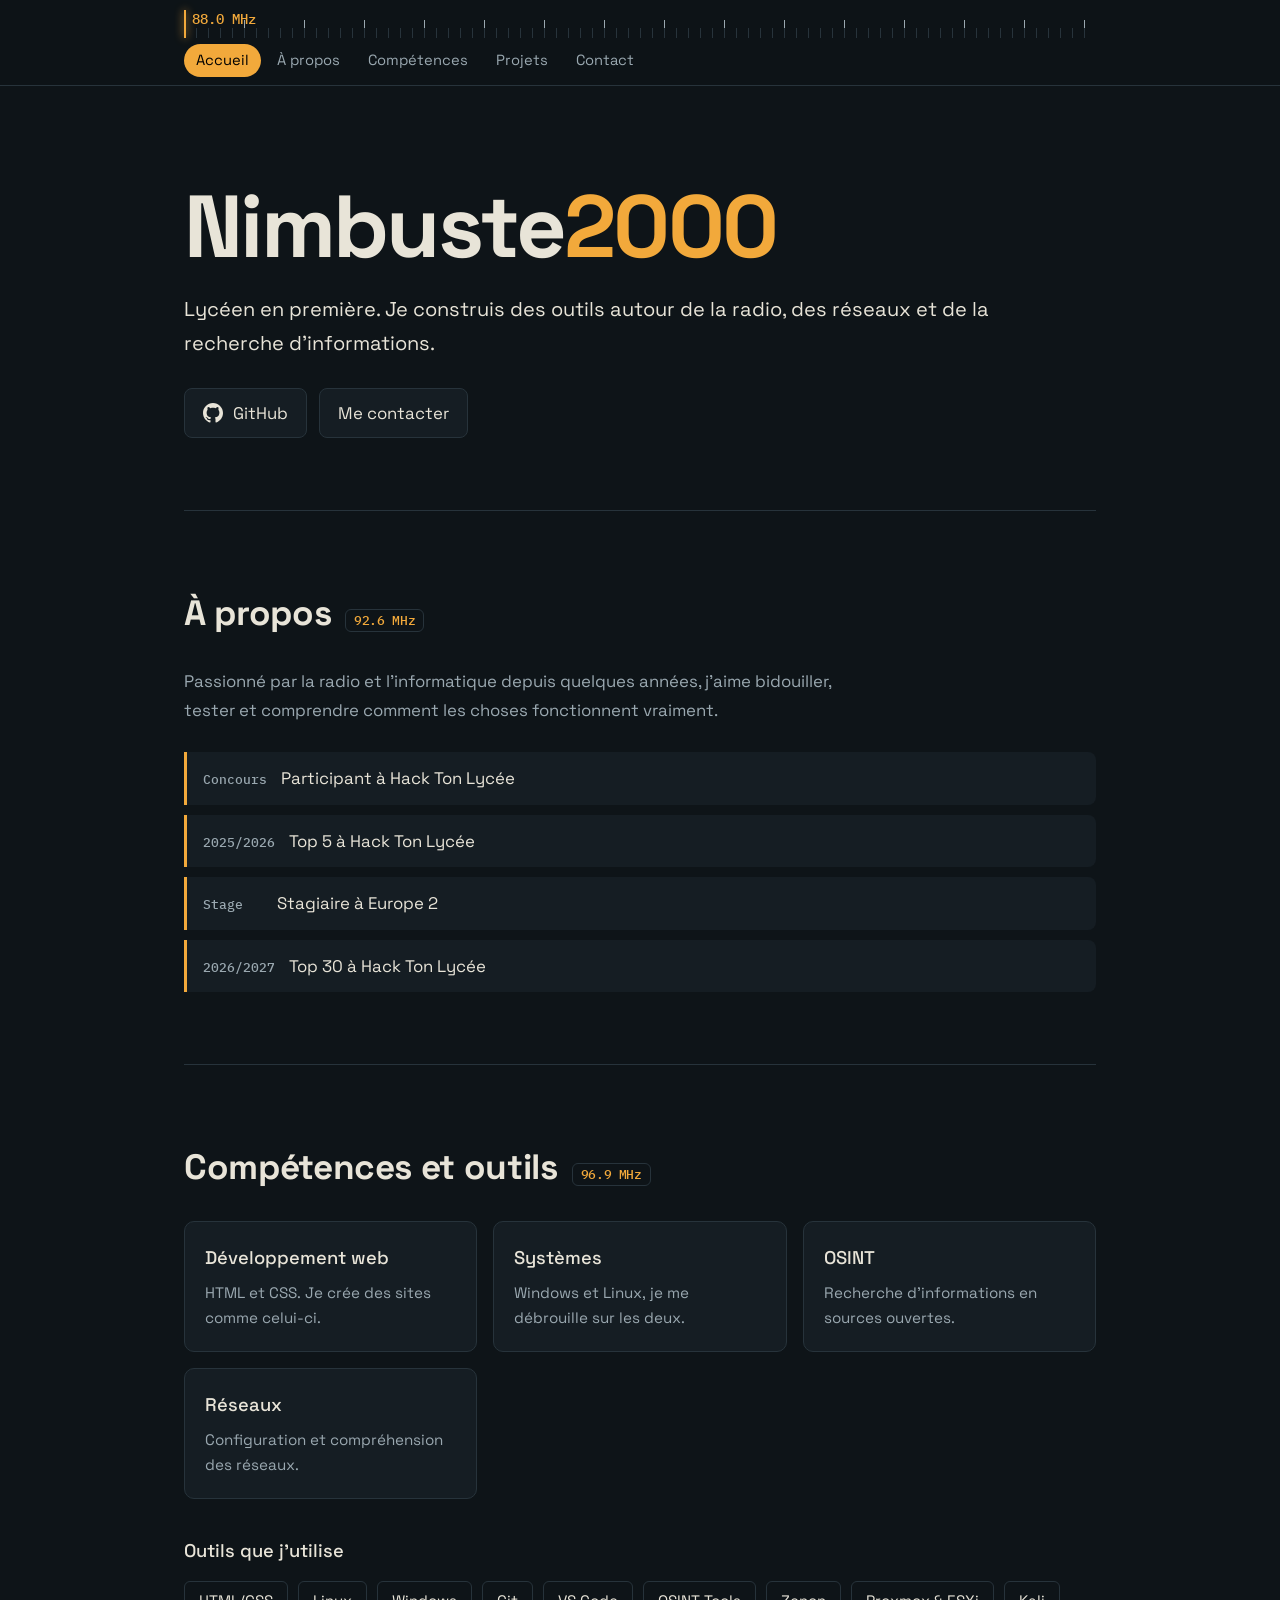
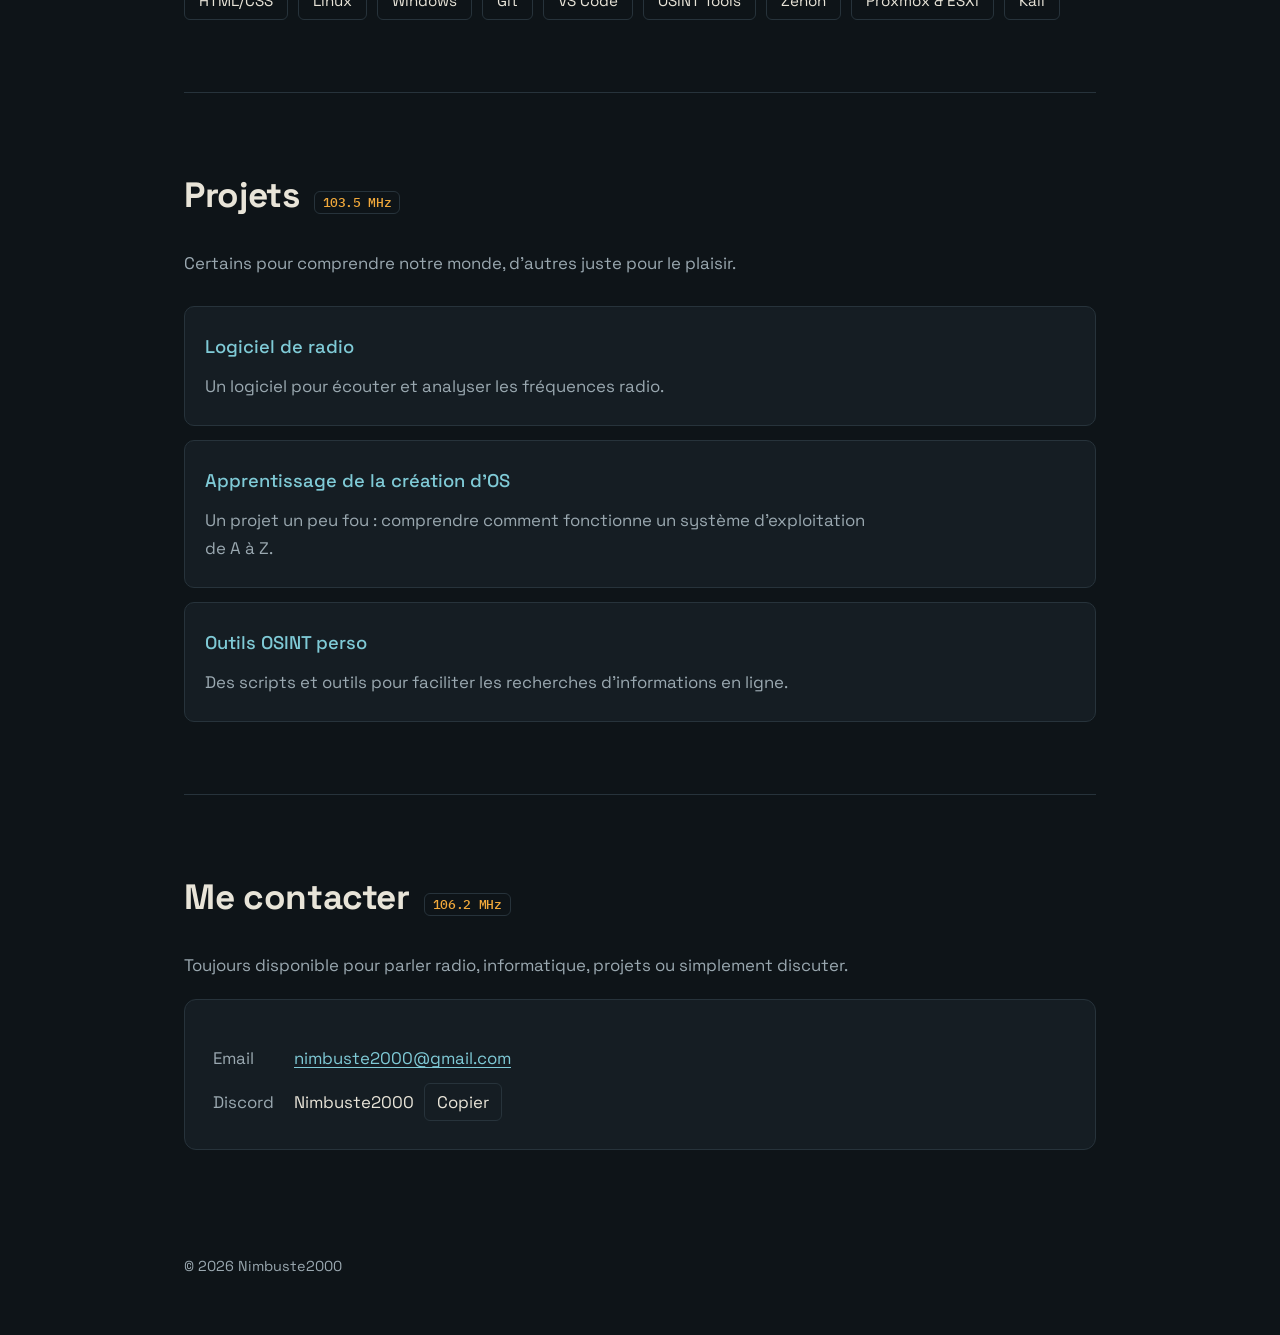
<file: index.html>
<!DOCTYPE html>
<html lang="fr">
<head>
<meta charset="UTF-8">
<meta name="viewport" content="width=device-width, initial-scale=1">
<title>Nimbuste2000 – radio, informatique et OSINT</title>
<meta name="description" content="Lycéen passionné de radio et d’informatique. Logiciel d’analyse de fréquences, OSINT, systèmes et réseaux.">
<meta name="theme-color" content="#0e1418">
<meta property="og:title" content="Nimbuste2000">
<meta property="og:description" content="Radio, informatique, OSINT : mes projets et mes outils.">
<meta property="og:type" content="website">
<link rel="preconnect" href="https://fonts.googleapis.com">
<link rel="preconnect" href="https://fonts.gstatic.com" crossorigin>
<link href="https://fonts.googleapis.com/css2?family=Space+Grotesk:wght@400;500;700&family=IBM+Plex+Mono:wght@500&display=swap" rel="stylesheet">
<style>
:root{
  --bg:#0e1418; --panel:#151d23; --line:#27333b;
  --text:#e8e4d8; --muted:#9aa8b0;
  --amber:#f2a93b; --signal:#7fcad6;
  --sans:'Space Grotesk',system-ui,-apple-system,'Segoe UI',Arial,sans-serif;
  --mono:'IBM Plex Mono',ui-monospace,Menlo,Consolas,monospace;
}
*{margin:0;padding:0;box-sizing:border-box}
html{scroll-behavior:smooth;scroll-padding-top:96px}
body{font-family:var(--sans);background:var(--bg);color:var(--text);line-height:1.7;font-size:1.05rem}
a{color:var(--signal);text-underline-offset:3px}
a:hover{color:var(--amber)}
:focus-visible{outline:2px solid var(--amber);outline-offset:3px;border-radius:4px}
.skip{position:absolute;left:-999px;top:8px;background:var(--amber);color:#000;padding:8px 14px;border-radius:6px;z-index:30}
.skip:focus{left:8px}

.tuner{position:sticky;top:0;z-index:20;background:rgba(14,20,24,.92);backdrop-filter:blur(8px);border-bottom:1px solid var(--line)}
.tuner-in{max-width:960px;margin:0 auto;padding:10px 24px 0}
.dial{position:relative;height:28px;
  background:repeating-linear-gradient(90deg,var(--line) 0 1px,transparent 1px 12px) bottom/100% 10px no-repeat,
             repeating-linear-gradient(90deg,var(--muted) 0 1px,transparent 1px 60px) bottom/100% 18px no-repeat}
.needle{position:absolute;bottom:0;left:0;width:2px;height:28px;background:var(--amber);box-shadow:0 0 8px var(--amber);transition:left .6s cubic-bezier(.3,.8,.3,1)}
.freq{position:absolute;top:0;left:0;font:500 .85rem var(--mono);color:var(--amber);transform:translateX(8px);transition:left .6s cubic-bezier(.3,.8,.3,1);white-space:nowrap}
.tuner nav{display:flex;gap:4px;overflow-x:auto;padding:6px 0 8px}
.tuner nav a{color:var(--muted);text-decoration:none;padding:4px 12px;border-radius:999px;font-size:.92rem;white-space:nowrap}
.tuner nav a:hover{color:var(--text)}
.tuner nav a[aria-current="true"]{color:#000;background:var(--amber)}

main{max-width:960px;margin:0 auto;padding:0 24px}
section{padding:72px 0;border-bottom:1px solid var(--line)}
section:last-of-type{border-bottom:0}
h1{font-size:clamp(2.6rem,9vw,5.5rem);line-height:1.02;font-weight:700;letter-spacing:-.03em}
h2{font-size:clamp(1.6rem,4vw,2.2rem);font-weight:700;letter-spacing:-.01em;margin-bottom:24px}
h3{font-size:1.15rem;font-weight:500;margin-bottom:6px}
p{color:var(--muted);max-width:62ch}
.lead{font-size:1.25rem;color:var(--text);margin:20px 0 28px}

.hero{padding:96px 0 72px}
.hero h1 span{color:var(--amber)}
.links{display:flex;gap:12px;flex-wrap:wrap}
.btn{display:inline-flex;align-items:center;gap:10px;padding:10px 18px;border:1px solid var(--line);border-radius:8px;color:var(--text);text-decoration:none;background:var(--panel);transition:border-color .2s,transform .2s}
.btn:hover{border-color:var(--amber);color:var(--text);transform:translateY(-2px)}
.btn svg{width:20px;height:20px;fill:currentColor}

.facts{list-style:none;margin-top:28px;display:grid;gap:10px}
.facts li{display:flex;gap:14px;align-items:baseline;padding:12px 16px;background:var(--panel);border-left:3px solid var(--amber);border-radius:0 8px 8px 0;color:var(--text)}
.facts small{font:500 .8rem var(--mono);color:var(--muted);min-width:7.5ch}

.grid{display:grid;grid-template-columns:repeat(auto-fit,minmax(220px,1fr));gap:16px}
.cell{padding:20px;border:1px solid var(--line);border-radius:10px;background:var(--panel)}
.cell p{font-size:.95rem}

.tags{display:flex;flex-wrap:wrap;gap:10px;list-style:none}
.tags li{padding:6px 14px;border:1px solid var(--line);border-radius:6px;color:var(--text);font-size:.95rem}

.projects{list-style:none;display:grid;gap:0}
.projects li{padding:22px 0;border-top:1px solid var(--line)}
.projects li:last-child{border-bottom:1px solid var(--line)}
.projects h3{color:var(--signal)}

.contact dl{display:grid;grid-template-columns:auto 1fr;gap:10px 20px;margin:16px 0 24px;align-items:center}
.contact dt{color:var(--muted)}
.copy{font:inherit;cursor:pointer;background:var(--panel);color:var(--text);border:1px solid var(--line);border-radius:6px;padding:4px 12px;margin-left:10px}
.copy:hover{border-color:var(--amber)}
footer{max-width:960px;margin:0 auto;padding:32px 24px 56px;color:var(--muted);font-size:.9rem}

h2{display:flex;align-items:baseline;gap:14px;flex-wrap:wrap}
h2 .st{font:500 .8rem var(--mono);color:var(--amber);border:1px solid var(--line);border-radius:6px;padding:2px 8px}
.cell,.facts li,.tags li,.btn{transition:border-color .2s,background .2s,transform .2s}
.cell:hover{border-color:var(--amber);transform:translateY(-3px)}
.tags li:hover{border-color:var(--signal);background:var(--panel)}
.projects li{display:grid;grid-template-columns:1fr;gap:4px;padding:24px 20px;border:1px solid var(--line);border-radius:10px;background:var(--panel);margin-bottom:14px}
.projects li:last-child{border-bottom:1px solid var(--line);margin-bottom:0}
.projects li:hover{border-color:var(--signal)}
.contact .card{padding:28px;border:1px solid var(--line);border-radius:12px;background:var(--panel)}
.contact dl{margin-bottom:0}
.toast{position:fixed;bottom:20px;left:50%;transform:translate(-50%,20px);background:var(--amber);color:#000;padding:8px 16px;border-radius:8px;font-weight:500;opacity:0;pointer-events:none;transition:.25s;z-index:40}
.toast.on{opacity:1;transform:translate(-50%,0)}

.hero h1,.hero .lead,.hero .links{animation:in .7s ease both}
.hero .lead{animation-delay:.12s}
.hero .links{animation-delay:.24s}
@keyframes in{from{opacity:0;transform:translateY(14px)}}

@media (max-width:560px){
  section{padding:52px 0}
  .hero{padding:56px 0 48px}
}
@media (prefers-reduced-motion:reduce){
  *{animation:none!important;transition:none!important;scroll-behavior:auto!important}
}
</style>
</head>
<body>
<a class="skip" href="#contenu">Aller au contenu</a>

<header class="tuner">
  <div class="tuner-in">
    <div class="dial" aria-hidden="true">
      <span class="freq" id="freq">88.0 MHz</span>
      <span class="needle" id="needle"></span>
    </div>
    <nav aria-label="Sections">
      <a href="#accueil" data-f="88.0">Accueil</a>
      <a href="#apropos" data-f="92.6">À propos</a>
      <a href="#competences" data-f="96.9">Compétences</a>
      <a href="#projets" data-f="103.5">Projets</a>
      <a href="#contact" data-f="106.2">Contact</a>
    </nav>
  </div>
</header>

<main id="contenu">
  <section id="accueil" class="hero">
    <h1>Nimbuste<span>2000</span></h1>
    <p class="lead">Lycéen en première. Je construis des outils autour de la radio, des réseaux et de la recherche d’informations.</p>
    <div class="links">
      <a class="btn" href="https://github.com/nimbuste2000" target="_blank" rel="noopener noreferrer">
        <svg viewBox="0 0 24 24" aria-hidden="true"><path d="M12 0c-6.626 0-12 5.373-12 12 0 5.302 3.438 9.8 8.207 11.387.599.111.793-.261.793-.577v-2.234c-3.338.726-4.033-1.416-4.033-1.416-.546-1.387-1.333-1.756-1.333-1.756-1.089-.745.083-.729.083-.729 1.205.084 1.839 1.237 1.839 1.237 1.07 1.834 2.807 1.304 3.492.997.107-.775.418-1.305.762-1.604-2.665-.305-5.467-1.334-5.467-5.931 0-1.311.469-2.381 1.236-3.221-.124-.303-.535-1.524.117-3.176 0 0 1.008-.322 3.301 1.23.957-.266 1.983-.399 3.003-.404 1.02.005 2.047.138 3.006.404 2.291-1.552 3.297-1.23 3.297-1.23.653 1.653.242 2.874.118 3.176.77.84 1.235 1.911 1.235 3.221 0 4.609-2.807 5.624-5.479 5.921.43.372.823 1.102.823 2.222v3.293c0 .319.192.694.801.576 4.765-1.589 8.199-6.086 8.199-11.386 0-6.627-5.373-12-12-12z"/></svg>
        GitHub
      </a>
      <a class="btn" href="#contact">Me contacter</a>
    </div>
  </section>

  <section id="apropos">
    <h2>À propos <span class="st" aria-hidden="true">92.6 MHz</span></h2>
    <p>Passionné par la radio et l’informatique depuis quelques années, j’aime bidouiller, tester et comprendre comment les choses fonctionnent vraiment.</p>
    <ul class="facts">
      <li><small>Concours</small> Participant à Hack Ton Lycée</li>
      <li><small>2025/2026</small> Top 5 à Hack Ton Lycée</li>
      <li><small>Stage</small> Stagiaire à Europe 2</li>
      <li><small>2026/2027</small> Top 30 à Hack Ton Lycée</li>
    </ul>
  </section>

  <section id="competences">
    <h2>Compétences et outils <span class="st" aria-hidden="true">96.9 MHz</span></h2>
    <div class="grid">
      <div class="cell"><h3>Développement web</h3><p>HTML et CSS. Je crée des sites comme celui-ci.</p></div>
      <div class="cell"><h3>Systèmes</h3><p>Windows et Linux, je me débrouille sur les deux.</p></div>
      <div class="cell"><h3>OSINT</h3><p>Recherche d’informations en sources ouvertes.</p></div>
      <div class="cell"><h3>Réseaux</h3><p>Configuration et compréhension des réseaux.</p></div>
    </div>
    <h3 style="margin:36px 0 14px">Outils que j’utilise</h3>
    <ul class="tags">
      <li>HTML/CSS</li><li>Linux</li><li>Windows</li><li>Git</li><li>VS Code</li>
      <li>OSINT Tools</li><li>Zenon</li><li>Proxmox &amp; ESXi</li><li>Kali</li>
    </ul>
  </section>

  <section id="projets">
    <h2>Projets <span class="st" aria-hidden="true">103.5 MHz</span></h2>
    <p style="margin-bottom:28px">Certains pour comprendre notre monde, d’autres juste pour le plaisir.</p>
    <ul class="projects">
      <li><h3>Logiciel de radio</h3><p>Un logiciel pour écouter et analyser les fréquences radio.</p></li>
      <li><h3>Apprentissage de la création d’OS</h3><p>Un projet un peu fou : comprendre comment fonctionne un système d’exploitation de A à Z.</p></li>
      <li><h3>Outils OSINT perso</h3><p>Des scripts et outils pour faciliter les recherches d’informations en ligne.</p></li>
    </ul>
  </section>

  <section id="contact" class="contact">
    <h2>Me contacter <span class="st" aria-hidden="true">106.2 MHz</span></h2>
    <p style="margin-bottom:20px">Toujours disponible pour parler radio, informatique, projets ou simplement discuter.</p>
    <div class="card"><dl>
      <dt>Email</dt>
      <dd><a href="mailto:nimbuste2000@gmail.com">nimbuste2000@gmail.com</a></dd>
      <dt>Discord</dt>
      <dd><span id="discord">Nimbuste2000</span><button class="copy" type="button" id="copy">Copier</button></dd>
    </dl></div>
  </section>
</main>

<div class="toast" id="toast" role="status" aria-live="polite"></div>
<footer>© <span id="year">2026</span> Nimbuste2000</footer>

<script>
(function(){
  document.getElementById('year').textContent = new Date().getFullYear();

  var nav = document.querySelector('.tuner nav');
  var links = [].slice.call(nav.querySelectorAll('a'));
  var needle = document.getElementById('needle'), freq = document.getElementById('freq');
  var dial = document.querySelector('.dial');

  function centerLink(a){
    var left = a.getBoundingClientRect().left - nav.getBoundingClientRect().left + nav.scrollLeft;
    nav.scrollTo({left: left - (nav.clientWidth - a.offsetWidth) / 2, behavior: 'smooth'});
  }

  function tune(id){
    links.forEach(function(a){
      var on = a.getAttribute('href') === '#' + id;
      if(on){
        a.setAttribute('aria-current','true');
        var f = parseFloat(a.dataset.f);
        var pct = (f - 88) / (108 - 88);
        var x = pct * (dial.clientWidth - 2);
        needle.style.left = x + 'px';
        freq.style.left = Math.min(x, dial.clientWidth - 90) + 'px';
        freq.textContent = f.toFixed(1) + ' MHz';
        centerLink(a);
      } else a.removeAttribute('aria-current');
    });
  }

  var current = 'accueil';
  if('IntersectionObserver' in window){
    var io = new IntersectionObserver(function(entries){
      entries.forEach(function(e){ if(e.isIntersecting){ current = e.target.id; tune(current); } });
    },{rootMargin:'-35% 0px -55% 0px'});
    document.querySelectorAll('main section').forEach(function(s){ io.observe(s); });
  }
  window.addEventListener('resize', function(){ tune(current); });
  tune(current);

  var btn = document.getElementById('copy');
  btn.addEventListener('click', function(){
    var txt = document.getElementById('discord').textContent;
    var t = document.getElementById('toast');
    var done = function(){ btn.textContent = 'Copié'; t.textContent = 'Pseudo Discord copié'; t.classList.add('on');
      setTimeout(function(){ btn.textContent = 'Copier'; t.classList.remove('on'); }, 1800); };
    if(navigator.clipboard){ navigator.clipboard.writeText(txt).then(done, function(){}); }
  });
})();
</script>
</body>
</html>
</file>
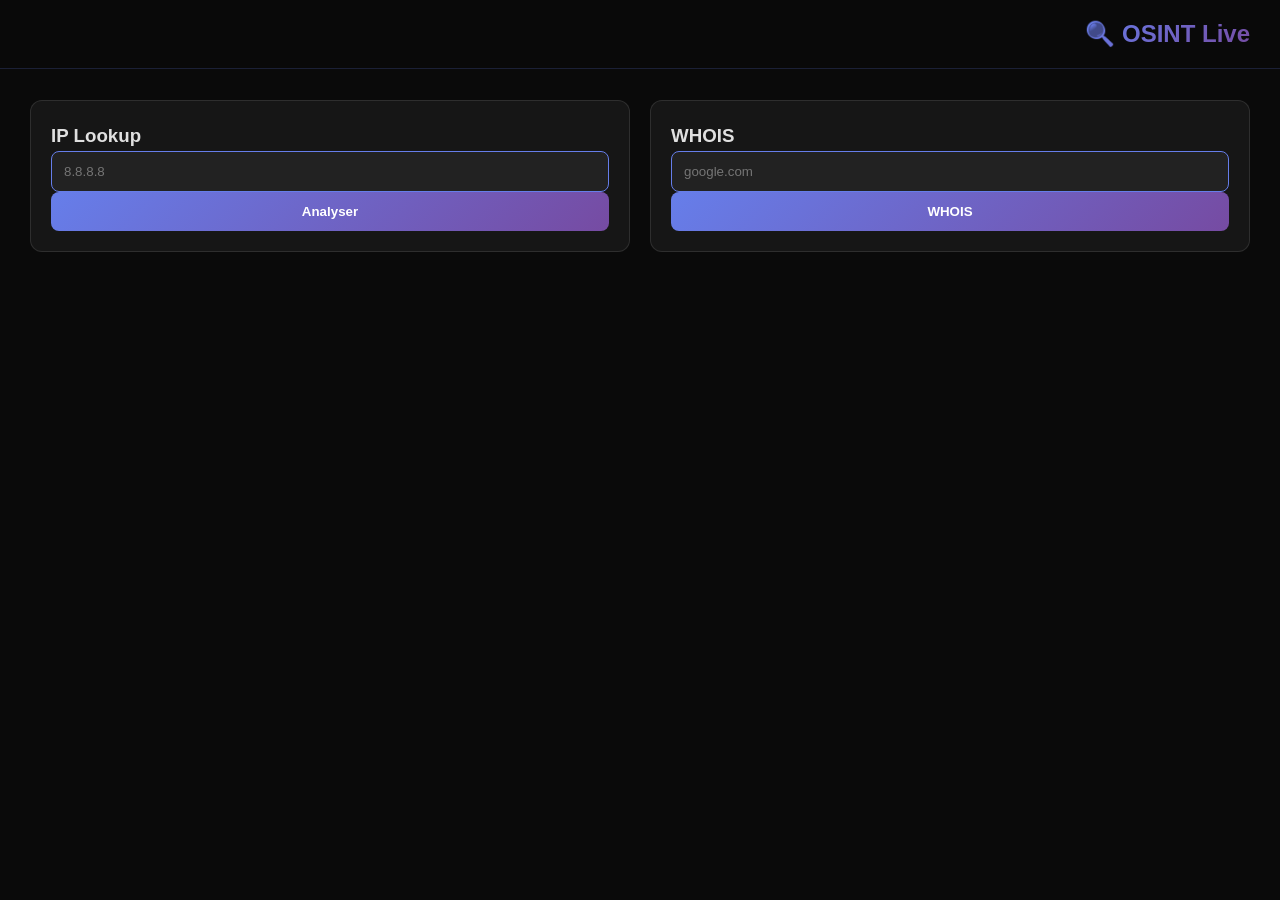
<file: osint/index.html>
<!DOCTYPE html>
<html lang="fr"><head><meta charset="UTF-8"><meta name="viewport" content="width=device-width, initial-scale=1.0"><title>🔍 OSINT APIs</title><link rel="stylesheet" href="../assets/style.css"></head><body><nav class="navbar"><a href="../" style="color:#b8c5ff;"><i class="fas fa-arrow-left"></i></a><h1>🔍 OSINT Live</h1></nav><div class="container"><div class="grid"><div class="card"><h3>IP Lookup</h3><input id="ip" placeholder="8.8.8.8" style="width:100%;padding:12px;border-radius:8px;background:rgba(255,255,255,0.05);border:1px solid #667eea;color:#e0e0e0;"><button class="btn" onclick="ipLookup()">Analyser</button><pre id="ipres"></pre></div><div class="card"><h3>WHOIS</h3><input id="domain" placeholder="google.com" style="width:100%;padding:12px;border-radius:8px;background:rgba(255,255,255,0.05);border:1px solid #667eea;color:#e0e0e0;"><button class="btn" onclick="whois()">WHOIS</button><pre id="whoisres"></pre></div></div></div><script>
async function ipLookup(){const ip=document.getElementById('ip').value;try{const r=await fetch(`http://ip-api.com/json/${ip}?fields=status,message,country,regionName,city,isp,org,query`);const d=await r.json();document.getElementById('ipres').textContent=JSON.stringify(d,null,2);}catch(e){document.getElementById('ipres').textContent='Erreur';}}
async function whois(){const d=document.getElementById('domain').value;try{const r=await fetch(`https://api.hackertarget.com/whois/?q=${d}`);const data=await r.text();document.getElementById('whoisres').textContent=data;}catch(e){document.getElementById('whoisres').textContent='Erreur';}}
</script></body></html>
</file>
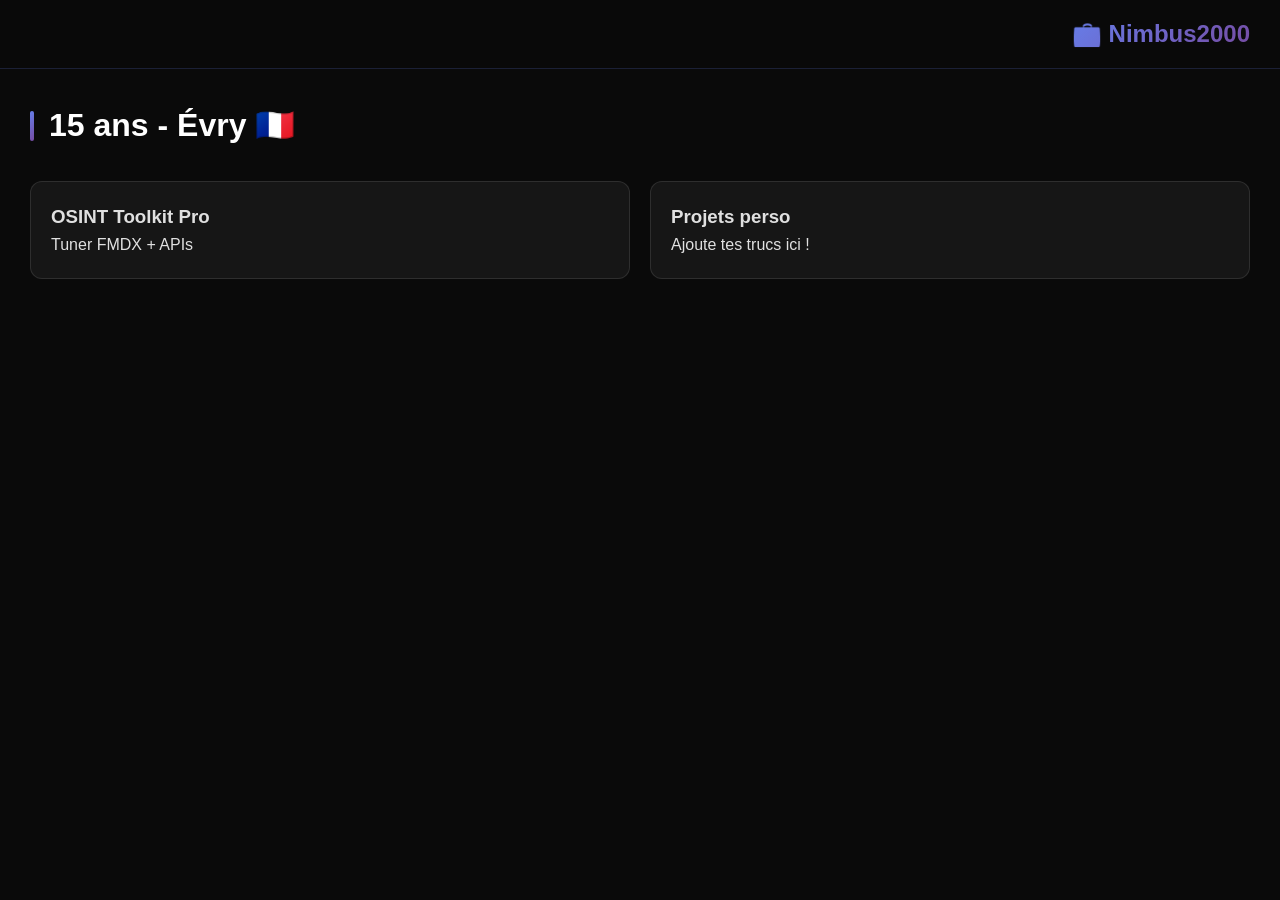
<file: portfolio/index.html>
<!DOCTYPE html>
<html lang="fr"><head><meta charset="UTF-8"><meta name="viewport" content="width=device-width, initial-scale=1.0"><title>💼 Portfolio</title><link rel="stylesheet" href="../assets/style.css"></head><body><nav class="navbar"><a href="../" style="color:#b8c5ff;"><i class="fas fa-arrow-left"></i></a><h1>💼 Nimbus2000</h1></nav><div class="container"><h2 class="section-title">15 ans - Évry 🇫🇷</h2><div class="grid"><div class="card"><h3>OSINT Toolkit Pro</h3><p>Tuner FMDX + APIs</p></div><div class="card"><h3>Projets perso</h3><p>Ajoute tes trucs ici !</p></div></div></div></body></html>
</file>
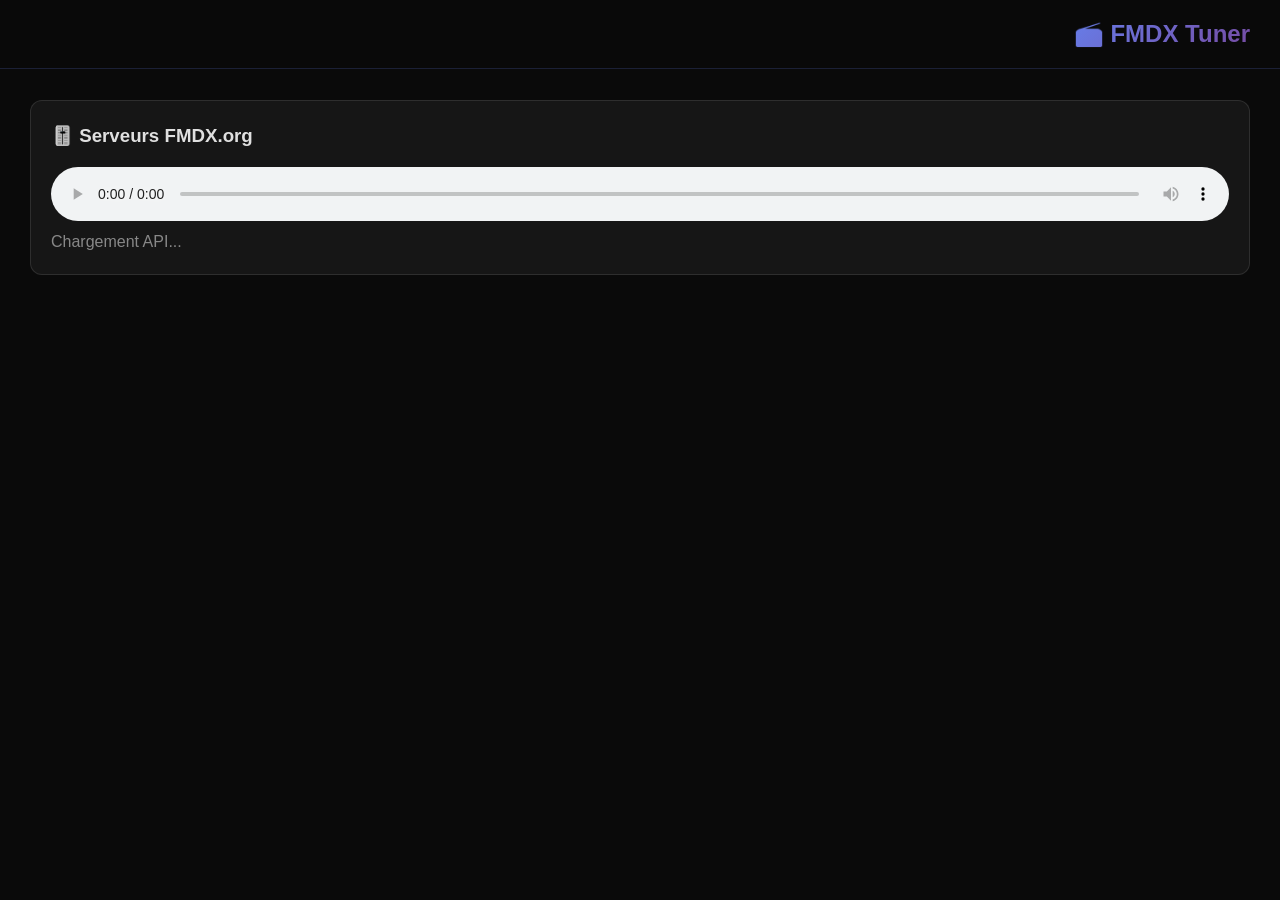
<file: radio/index.html>
<!DOCTYPE html>
<html lang="fr"><head><meta charset="UTF-8"><meta name="viewport" content="width=device-width, initial-scale=1.0"><title>📻 Tuner FMDX</title><link rel="stylesheet" href="../assets/style.css"></head><body><nav class="navbar"><a href="../" style="color:#b8c5ff;"><i class="fas fa-arrow-left"></i></a><h1>📻 FMDX Tuner</h1></nav><div class="container"><div class="card" style="grid-column:1/-1;"><h3>🎚️ Serveurs FMDX.org</h3><div id="tuner"><div id="serverList" style="max-height:400px;overflow:auto;"></div></div><audio id="player" controls style="width:100%;margin-top:1rem;"></audio><div id="status" style="color:#888;">Chargement API...</div></div></div><script>
let servers=[];async function loadServers(){try{const r=await fetch('https://servers.fmdx.org/api/');const d=await r.json();servers=d.dataset||[];document.getElementById('status').textContent=`${servers.length} serveurs !`;document.getElementById('serverList').innerHTML=servers.map((s,i)=`<div style="padding:10px;border-bottom:1px solid #333;cursor:pointer;" onclick="playServer(${i})">${s.name}<br><small>${s.desc}</small></div>`).join('');}catch(e){document.getElementById('status').textContent='Demo streams';}}
function playServer(i){const s=servers[i];document.getElementById('player').src=s.stream||'https://icecast.radiofrance.fr/franceinfo-midfi.mp3';document.getElementById('player').play();}
loadServers();
</script></body></html>
</file>
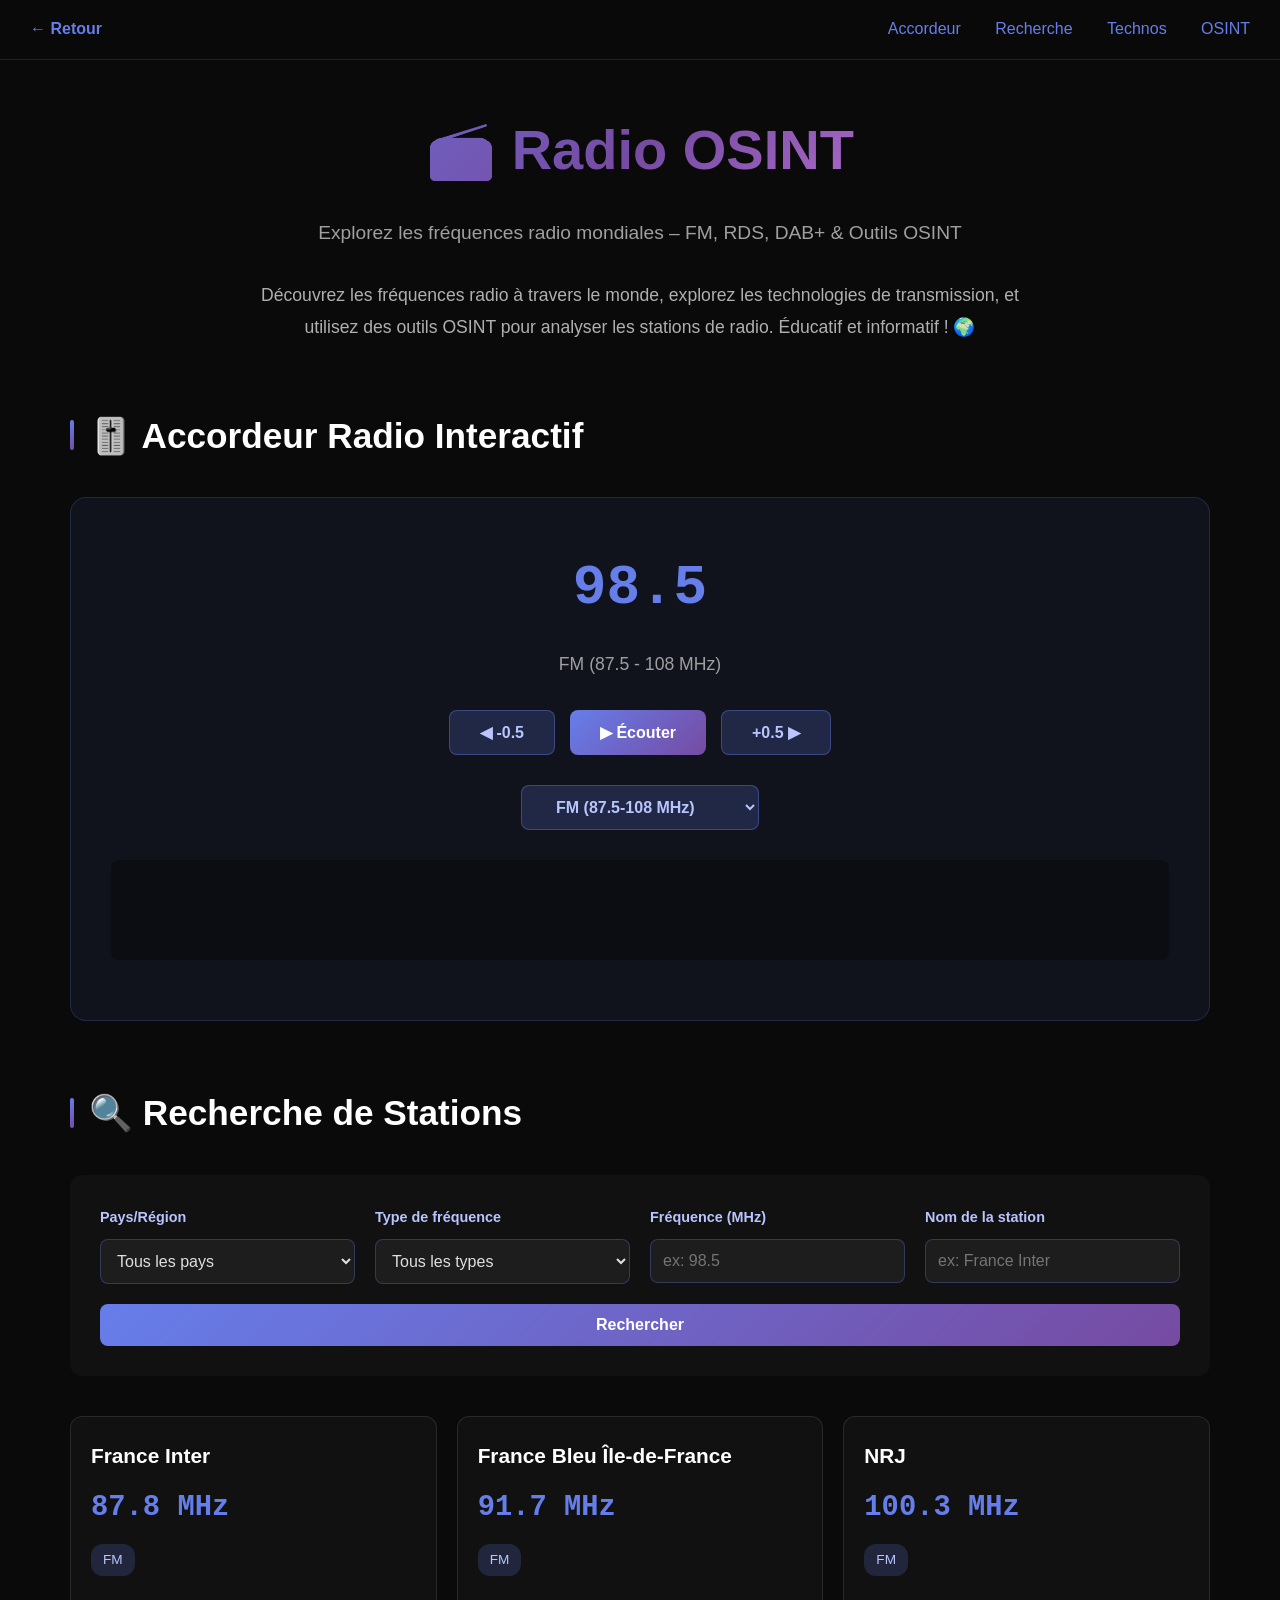
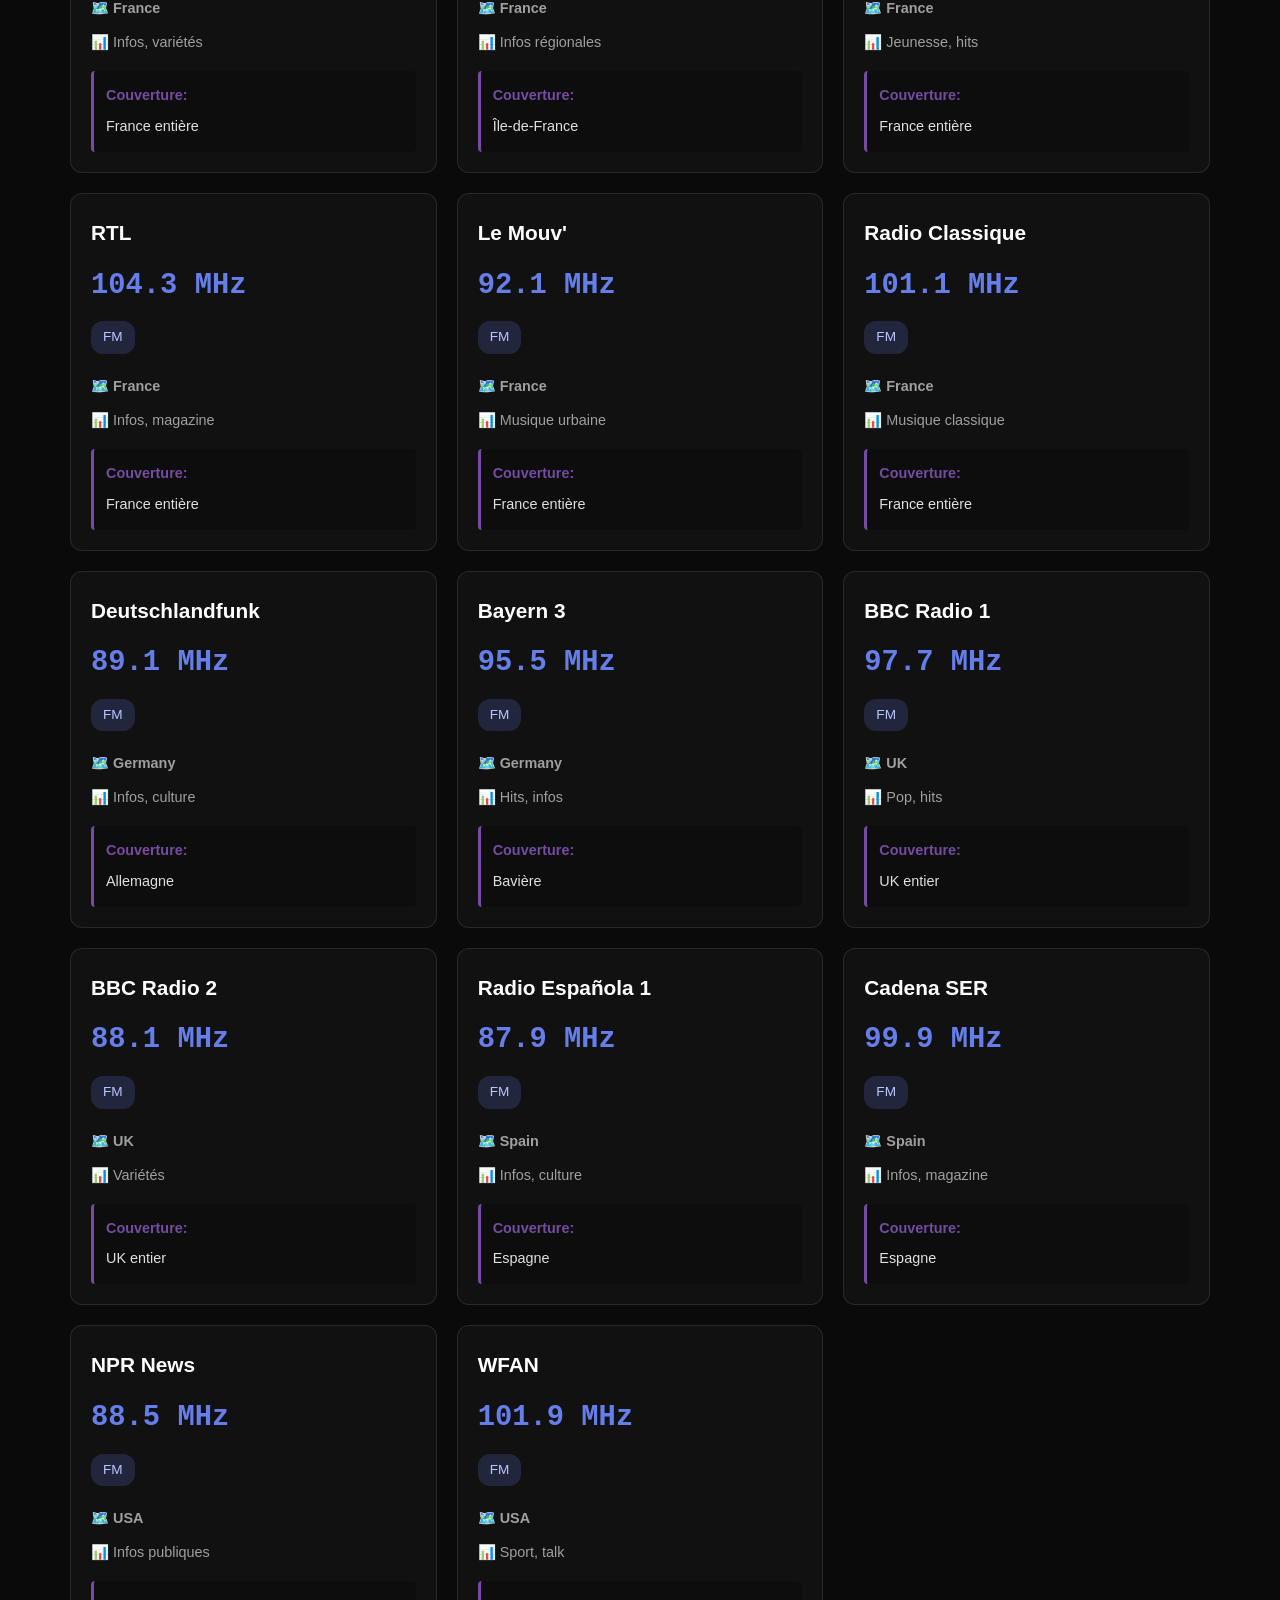
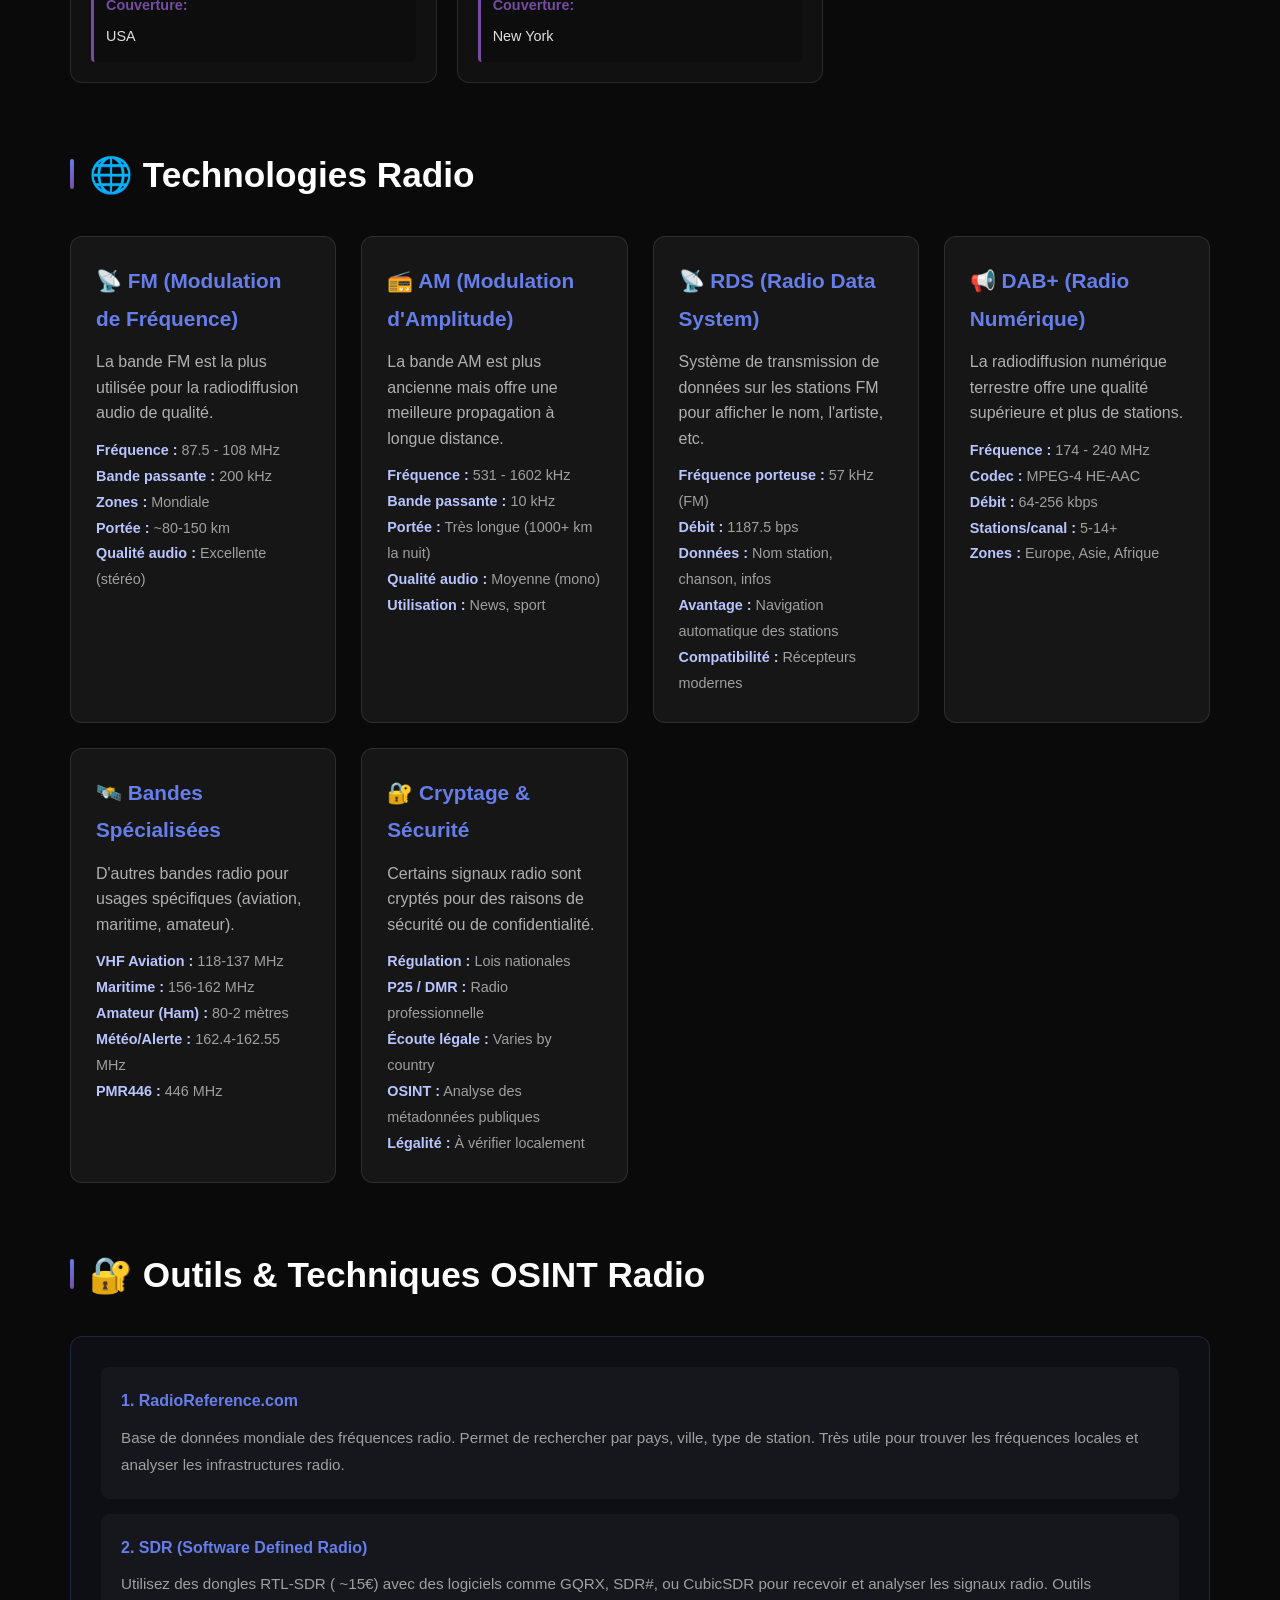
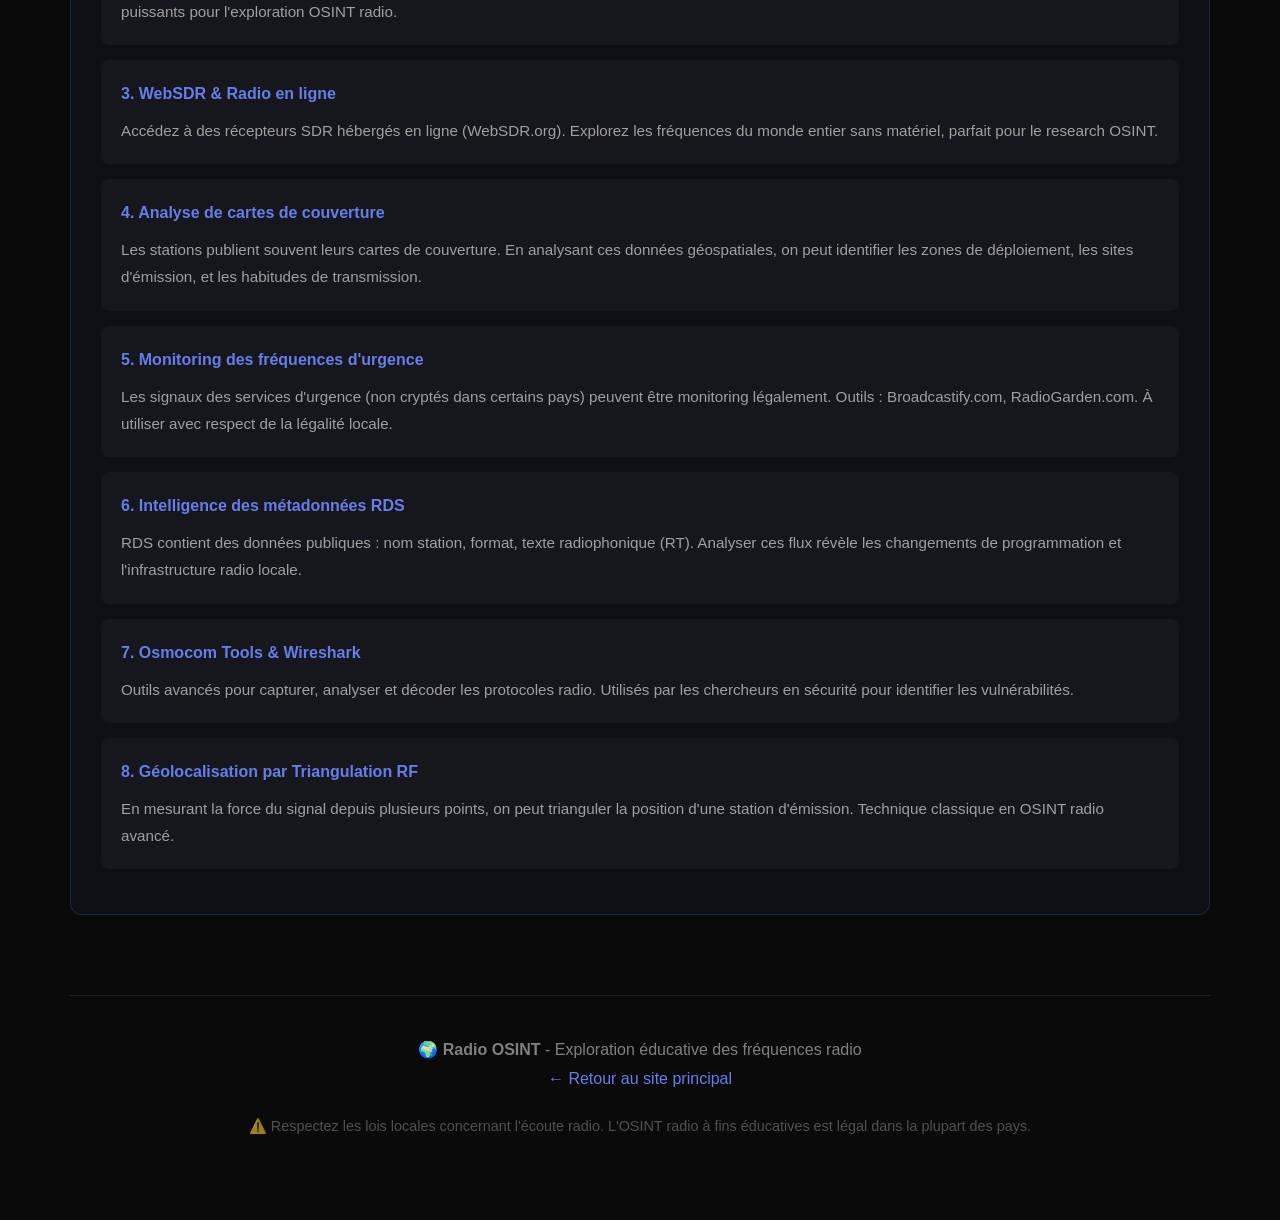
<file: radio/radio.html>
<!DOCTYPE html>
<html lang="fr">
<head>
    <meta charset="UTF-8">
    <meta name="viewport" content="width=device-width, initial-scale=1.0">
    <title>Radio OSINT - Fréquences & Écoute</title>
    <style>
        * {
            margin: 0;
            padding: 0;
            box-sizing: border-box;
        }

        body {
            font-family: -apple-system, BlinkMacSystemFont, 'Segoe UI', Arial, sans-serif;
            background: #0a0a0a;
            color: #e0e0e0;
            line-height: 1.8;
        }

        .navbar {
            position: fixed;
            top: 0;
            left: 0;
            right: 0;
            background: rgba(10, 10, 10, 0.95);
            padding: 15px 30px;
            display: flex;
            justify-content: space-between;
            align-items: center;
            border-bottom: 1px solid rgba(102, 126, 234, 0.2);
            z-index: 1000;
            backdrop-filter: blur(10px);
        }

        .navbar a {
            color: #667eea;
            text-decoration: none;
            margin-left: 30px;
            transition: all 0.3s ease;
        }

        .navbar a:hover {
            color: #764ba2;
            transform: translateY(-2px);
        }

        .navbar .home-link {
            font-weight: 700;
            margin-left: 0;
        }

        .container {
            max-width: 1200px;
            margin: 0 auto;
            padding: 100px 30px 40px;
        }

        .header {
            text-align: center;
            margin-bottom: 60px;
            animation: fadeInDown 1s ease forwards;
        }

        @keyframes fadeInDown {
            from { opacity: 0; transform: translateY(-30px); }
            to { opacity: 1; transform: translateY(0); }
        }

        h1 {
            font-size: 3.5em;
            font-weight: 700;
            margin-bottom: 15px;
            background: linear-gradient(135deg, #667eea, #764ba2, #f093fb);
            -webkit-background-clip: text;
            -webkit-text-fill-color: transparent;
            background-clip: text;
        }

        .subtitle {
            font-size: 1.2em;
            color: #a0a0a0;
            margin-bottom: 30px;
        }

        .intro-text {
            font-size: 1.1em;
            color: #b0b0b0;
            margin-bottom: 40px;
            max-width: 800px;
            margin-left: auto;
            margin-right: auto;
        }

        .section {
            margin: 60px 0;
            opacity: 0;
            animation: fadeInUp 0.8s ease forwards;
        }

        @keyframes fadeInUp {
            from { opacity: 0; transform: translateY(30px); }
            to { opacity: 1; transform: translateY(0); }
        }

        h2 {
            font-size: 2.2em;
            margin-bottom: 30px;
            color: #fff;
            display: flex;
            align-items: center;
            gap: 15px;
        }

        h2::before {
            content: '';
            width: 4px;
            height: 30px;
            background: linear-gradient(135deg, #667eea, #764ba2);
            border-radius: 2px;
        }

        .tuner-section {
            background: rgba(102, 126, 234, 0.08);
            border: 1px solid rgba(102, 126, 234, 0.2);
            border-radius: 16px;
            padding: 40px;
            margin-bottom: 40px;
        }

        .frequency-display {
            text-align: center;
            margin-bottom: 30px;
        }

        .frequency-value {
            font-size: 3.5em;
            font-weight: 700;
            color: #667eea;
            font-family: 'Courier New', monospace;
            margin-bottom: 10px;
        }

        .frequency-band {
            font-size: 1.1em;
            color: #a0a0a0;
        }

        .controls {
            display: flex;
            justify-content: center;
            gap: 15px;
            margin-bottom: 30px;
            flex-wrap: wrap;
        }

        .btn {
            background: linear-gradient(135deg, #667eea, #764ba2);
            color: white;
            border: none;
            padding: 12px 30px;
            border-radius: 8px;
            font-size: 1em;
            cursor: pointer;
            transition: all 0.3s ease;
            font-weight: 600;
        }

        .btn:hover {
            transform: translateY(-3px);
            box-shadow: 0 10px 25px rgba(102, 126, 234, 0.4);
        }

        .btn:active {
            transform: translateY(-1px);
        }

        .btn-secondary {
            background: rgba(102, 126, 234, 0.2);
            border: 1px solid rgba(102, 126, 234, 0.4);
            color: #b8c5ff;
        }

        .btn-secondary:hover {
            background: rgba(102, 126, 234, 0.4);
            box-shadow: 0 5px 15px rgba(102, 126, 234, 0.2);
        }

        .waveform {
            background: rgba(0, 0, 0, 0.3);
            border-radius: 8px;
            padding: 20px;
            margin: 20px 0;
            display: flex;
            align-items: center;
            justify-content: center;
            height: 100px;
            gap: 3px;
        }

        .bar {
            width: 3px;
            background: linear-gradient(135deg, #667eea, #764ba2);
            border-radius: 2px;
            animation: wave 0.6s ease-in-out infinite;
        }

        @keyframes wave {
            0%, 100% { height: 20%; }
            50% { height: 80%; }
        }

        .search-section {
            background: rgba(255, 255, 255, 0.03);
            border-radius: 12px;
            padding: 30px;
            margin-bottom: 40px;
        }

        .search-grid {
            display: grid;
            grid-template-columns: repeat(auto-fit, minmax(200px, 1fr));
            gap: 20px;
            margin-bottom: 20px;
        }

        .search-field {
            display: flex;
            flex-direction: column;
        }

        .search-field label {
            color: #b8c5ff;
            margin-bottom: 8px;
            font-weight: 600;
            font-size: 0.9em;
        }

        .search-field input,
        .search-field select {
            background: rgba(255, 255, 255, 0.05);
            border: 1px solid rgba(102, 126, 234, 0.3);
            color: #e0e0e0;
            padding: 12px;
            border-radius: 8px;
            font-size: 1em;
            transition: all 0.3s ease;
        }

        .search-field input:focus,
        .search-field select:focus {
            outline: none;
            border-color: #667eea;
            background: rgba(102, 126, 234, 0.1);
        }

        .stations-grid {
            display: grid;
            grid-template-columns: repeat(auto-fill, minmax(280px, 1fr));
            gap: 20px;
            margin-top: 30px;
        }

        .station-card {
            background: rgba(255, 255, 255, 0.03);
            border: 1px solid rgba(255, 255, 255, 0.1);
            border-radius: 12px;
            padding: 20px;
            transition: all 0.3s ease;
            cursor: pointer;
        }

        .station-card:hover {
            background: rgba(102, 126, 234, 0.1);
            border-color: #667eea;
            transform: translateY(-5px);
            box-shadow: 0 15px 35px rgba(102, 126, 234, 0.2);
        }

        .station-name {
            font-size: 1.3em;
            font-weight: 700;
            color: #fff;
            margin-bottom: 8px;
        }

        .station-freq {
            font-size: 1.8em;
            color: #667eea;
            font-family: 'Courier New', monospace;
            font-weight: 600;
            margin-bottom: 10px;
        }

        .station-type {
            display: inline-block;
            background: rgba(102, 126, 234, 0.2);
            color: #b8c5ff;
            padding: 4px 12px;
            border-radius: 12px;
            font-size: 0.85em;
            margin-bottom: 12px;
        }

        .station-info {
            font-size: 0.9em;
            color: #a0a0a0;
            margin: 8px 0;
        }

        .rds-info {
            background: rgba(0, 0, 0, 0.2);
            border-left: 3px solid #764ba2;
            padding: 12px;
            margin-top: 15px;
            border-radius: 4px;
            font-size: 0.9em;
        }

        .rds-label {
            color: #764ba2;
            font-weight: 600;
            margin-bottom: 5px;
        }

        .tech-grid {
            display: grid;
            grid-template-columns: repeat(auto-fit, minmax(250px, 1fr));
            gap: 25px;
            margin-top: 30px;
        }

        .tech-card {
            background: rgba(255, 255, 255, 0.05);
            border: 1px solid rgba(255, 255, 255, 0.1);
            border-radius: 12px;
            padding: 25px;
            transition: all 0.3s ease;
        }

        .tech-card:hover {
            border-color: #667eea;
            box-shadow: 0 10px 30px rgba(102, 126, 234, 0.15);
            transform: translateY(-3px);
        }

        .tech-title {
            font-size: 1.3em;
            color: #667eea;
            font-weight: 700;
            margin-bottom: 12px;
        }

        .tech-desc {
            color: #b0b0b0;
            margin-bottom: 12px;
            line-height: 1.6;
        }

        .tech-specs {
            font-size: 0.9em;
            color: #a0a0a0;
        }

        .tech-specs strong {
            color: #b8c5ff;
        }

        .tools-section {
            background: rgba(102, 126, 234, 0.05);
            border: 1px solid rgba(102, 126, 234, 0.2);
            border-radius: 12px;
            padding: 30px;
            margin-top: 30px;
        }

        .tool-item {
            background: rgba(255, 255, 255, 0.03);
            border-radius: 8px;
            padding: 20px;
            margin-bottom: 15px;
        }

        .tool-item h4 {
            color: #667eea;
            margin-bottom: 8px;
        }

        .tool-item p {
            color: #a0a0a0;
            font-size: 0.95em;
        }

        .footer {
            text-align: center;
            padding: 40px 20px;
            color: #808080;
            border-top: 1px solid rgba(255, 255, 255, 0.1);
            margin-top: 80px;
        }

        .footer a {
            color: #667eea;
            text-decoration: none;
        }

        .footer a:hover {
            text-decoration: underline;
        }

        .no-results {
            text-align: center;
            padding: 40px;
            color: #a0a0a0;
        }

        @media (max-width: 768px) {
            h1 { font-size: 2.5em; }
            h2 { font-size: 1.6em; }
            .frequency-value { font-size: 2.5em; }
            .container { padding: 90px 20px 30px; }
            .nav-links { display: none; }
        }
    </style>
</head>
<body>
    <nav class="navbar">
        <a href="/" class="home-link">← Retour</a>
        <div>
            <a href="#tuner">Accordeur</a>
            <a href="#search">Recherche</a>
            <a href="#technologies">Technos</a>
            <a href="#osint">OSINT</a>
        </div>
    </nav>

    <div class="container">
        <div class="header">
            <h1>📻 Radio OSINT</h1>
            <p class="subtitle">Explorez les fréquences radio mondiales – FM, RDS, DAB+ & Outils OSINT</p>
            <p class="intro-text">
                Découvrez les fréquences radio à travers le monde, explorez les technologies de transmission,
                et utilisez des outils OSINT pour analyser les stations de radio. Éducatif et informatif ! 🌍
            </p>
        </div>

        <!-- SECTION ACCORDEUR -->
        <div class="section" id="tuner">
            <h2>🎚️ Accordeur Radio Interactif</h2>
            
            <div class="tuner-section">
                <div class="frequency-display">
                    <div class="frequency-value" id="freqDisplay">98.5</div>
                    <div class="frequency-band">FM (87.5 - 108 MHz)</div>
                </div>

                <div class="controls">
                    <button class="btn btn-secondary" onclick="changeFreq(-0.5)">◀ -0.5</button>
                    <button class="btn" onclick="startStop()" id="playBtn">▶ Écouter</button>
                    <button class="btn btn-secondary" onclick="changeFreq(0.5)">+0.5 ▶</button>
                </div>

                <div class="controls">
                    <select id="bandSelect" onchange="changeBand()" class="btn btn-secondary" style="cursor: pointer; width: auto;">
                        <option value="fm">FM (87.5-108 MHz)</option>
                        <option value="am">AM (531-1602 kHz)</option>
                        <option value="dab">DAB+ (174-240 MHz)</option>
                    </select>
                </div>

                <div class="waveform" id="waveform">
                    <div class="bar" style="animation-delay: 0s"></div>
                    <div class="bar" style="animation-delay: 0.1s"></div>
                    <div class="bar" style="animation-delay: 0.2s"></div>
                    <div class="bar" style="animation-delay: 0.3s"></div>
                    <div class="bar" style="animation-delay: 0.4s"></div>
                    <div class="bar" style="animation-delay: 0.5s"></div>
                    <div class="bar" style="animation-delay: 0.6s"></div>
                    <div class="bar" style="animation-delay: 0.7s"></div>
                </div>

                <div class="rds-info" id="rdsInfo" style="display: none;">
                    <div class="rds-label">📊 Informations RDS :</div>
                    <div id="rdsContent" style="color: #b0b0b0; font-size: 0.9em;"></div>
                </div>
            </div>
        </div>

        <!-- SECTION RECHERCHE -->
        <div class="section" id="search">
            <h2>🔍 Recherche de Stations</h2>
            
            <div class="search-section">
                <div class="search-grid">
                    <div class="search-field">
                        <label>Pays/Région</label>
                        <select id="countryFilter">
                            <option value="">Tous les pays</option>
                            <option value="France">France</option>
                            <option value="Germany">Allemagne</option>
                            <option value="UK">Royaume-Uni</option>
                            <option value="USA">États-Unis</option>
                            <option value="Spain">Espagne</option>
                        </select>
                    </div>
                    <div class="search-field">
                        <label>Type de fréquence</label>
                        <select id="typeFilter">
                            <option value="">Tous les types</option>
                            <option value="FM">FM</option>
                            <option value="AM">AM</option>
                            <option value="DAB+">DAB+</option>
                        </select>
                    </div>
                    <div class="search-field">
                        <label>Fréquence (MHz)</label>
                        <input type="text" id="freqSearch" placeholder="ex: 98.5">
                    </div>
                    <div class="search-field">
                        <label>Nom de la station</label>
                        <input type="text" id="nameSearch" placeholder="ex: France Inter">
                    </div>
                </div>
                <button class="btn" onclick="searchStations()" style="width: 100%;">Rechercher</button>
            </div>

            <div id="stationsContainer" class="stations-grid">
                <!-- Les stations s'affichent ici -->
            </div>
        </div>

        <!-- SECTION TECHNOLOGIES -->
        <div class="section" id="technologies">
            <h2>🌐 Technologies Radio</h2>
            
            <div class="tech-grid">
                <div class="tech-card">
                    <div class="tech-title">📡 FM (Modulation de Fréquence)</div>
                    <div class="tech-desc">
                        La bande FM est la plus utilisée pour la radiodiffusion audio de qualité.
                    </div>
                    <div class="tech-specs">
                        <strong>Fréquence :</strong> 87.5 - 108 MHz<br>
                        <strong>Bande passante :</strong> 200 kHz<br>
                        <strong>Zones :</strong> Mondiale<br>
                        <strong>Portée :</strong> ~80-150 km<br>
                        <strong>Qualité audio :</strong> Excellente (stéréo)
                    </div>
                </div>

                <div class="tech-card">
                    <div class="tech-title">📻 AM (Modulation d'Amplitude)</div>
                    <div class="tech-desc">
                        La bande AM est plus ancienne mais offre une meilleure propagation à longue distance.
                    </div>
                    <div class="tech-specs">
                        <strong>Fréquence :</strong> 531 - 1602 kHz<br>
                        <strong>Bande passante :</strong> 10 kHz<br>
                        <strong>Portée :</strong> Très longue (1000+ km la nuit)<br>
                        <strong>Qualité audio :</strong> Moyenne (mono)<br>
                        <strong>Utilisation :</strong> News, sport
                    </div>
                </div>

                <div class="tech-card">
                    <div class="tech-title">📡 RDS (Radio Data System)</div>
                    <div class="tech-desc">
                        Système de transmission de données sur les stations FM pour afficher le nom, l'artiste, etc.
                    </div>
                    <div class="tech-specs">
                        <strong>Fréquence porteuse :</strong> 57 kHz (FM)<br>
                        <strong>Débit :</strong> 1187.5 bps<br>
                        <strong>Données :</strong> Nom station, chanson, infos<br>
                        <strong>Avantage :</strong> Navigation automatique des stations<br>
                        <strong>Compatibilité :</strong> Récepteurs modernes
                    </div>
                </div>

                <div class="tech-card">
                    <div class="tech-title">📢 DAB+ (Radio Numérique)</div>
                    <div class="tech-desc">
                        La radiodiffusion numérique terrestre offre une qualité supérieure et plus de stations.
                    </div>
                    <div class="tech-specs">
                        <strong>Fréquence :</strong> 174 - 240 MHz<br>
                        <strong>Codec :</strong> MPEG-4 HE-AAC<br>
                        <strong>Débit :</strong> 64-256 kbps<br>
                        <strong>Stations/canal :</strong> 5-14+<br>
                        <strong>Zones :</strong> Europe, Asie, Afrique
                    </div>
                </div>

                <div class="tech-card">
                    <div class="tech-title">🛰️ Bandes Spécialisées</div>
                    <div class="tech-desc">
                        D'autres bandes radio pour usages spécifiques (aviation, maritime, amateur).
                    </div>
                    <div class="tech-specs">
                        <strong>VHF Aviation :</strong> 118-137 MHz<br>
                        <strong>Maritime :</strong> 156-162 MHz<br>
                        <strong>Amateur (Ham) :</strong> 80-2 mètres<br>
                        <strong>Météo/Alerte :</strong> 162.4-162.55 MHz<br>
                        <strong>PMR446 :</strong> 446 MHz
                    </div>
                </div>

                <div class="tech-card">
                    <div class="tech-title">🔐 Cryptage & Sécurité</div>
                    <div class="tech-desc">
                        Certains signaux radio sont cryptés pour des raisons de sécurité ou de confidentialité.
                    </div>
                    <div class="tech-specs">
                        <strong>Régulation :</strong> Lois nationales<br>
                        <strong>P25 / DMR :</strong> Radio professionnelle<br>
                        <strong>Écoute légale :</strong> Varies by country<br>
                        <strong>OSINT :</strong> Analyse des métadonnées publiques<br>
                        <strong>Légalité :</strong> À vérifier localement
                    </div>
                </div>
            </div>
        </div>

        <!-- SECTION OSINT -->
        <div class="section" id="osint">
            <h2>🔐 Outils & Techniques OSINT Radio</h2>
            
            <div class="tools-section">
                <div class="tool-item">
                    <h4>1. RadioReference.com</h4>
                    <p>
                        Base de données mondiale des fréquences radio. Permet de rechercher par pays, ville, type de station.
                        Très utile pour trouver les fréquences locales et analyser les infrastructures radio.
                    </p>
                </div>

                <div class="tool-item">
                    <h4>2. SDR (Software Defined Radio)</h4>
                    <p>
                        Utilisez des dongles RTL-SDR ( ~15€) avec des logiciels comme GQRX, SDR#, ou CubicSDR pour 
                        recevoir et analyser les signaux radio. Outils puissants pour l'exploration OSINT radio.
                    </p>
                </div>

                <div class="tool-item">
                    <h4>3. WebSDR & Radio en ligne</h4>
                    <p>
                        Accédez à des récepteurs SDR hébergés en ligne (WebSDR.org). Explorez les fréquences 
                        du monde entier sans matériel, parfait pour le research OSINT.
                    </p>
                </div>

                <div class="tool-item">
                    <h4>4. Analyse de cartes de couverture</h4>
                    <p>
                        Les stations publient souvent leurs cartes de couverture. En analysant ces données géospatiales,
                        on peut identifier les zones de déploiement, les sites d'émission, et les habitudes de transmission.
                    </p>
                </div>

                <div class="tool-item">
                    <h4>5. Monitoring des fréquences d'urgence</h4>
                    <p>
                        Les signaux des services d'urgence (non cryptés dans certains pays) peuvent être monitoring légalement.
                        Outils : Broadcastify.com, RadioGarden.com. À utiliser avec respect de la légalité locale.
                    </p>
                </div>

                <div class="tool-item">
                    <h4>6. Intelligence des métadonnées RDS</h4>
                    <p>
                        RDS contient des données publiques : nom station, format, texte radiophonique (RT).
                        Analyser ces flux révèle les changements de programmation et l'infrastructure radio locale.
                    </p>
                </div>

                <div class="tool-item">
                    <h4>7. Osmocom Tools & Wireshark</h4>
                    <p>
                        Outils avancés pour capturer, analyser et décoder les protocoles radio.
                        Utilisés par les chercheurs en sécurité pour identifier les vulnérabilités.
                    </p>
                </div>

                <div class="tool-item">
                    <h4>8. Géolocalisation par Triangulation RF</h4>
                    <p>
                        En mesurant la force du signal depuis plusieurs points, on peut trianguler la position 
                        d'une station d'émission. Technique classique en OSINT radio avancé.
                    </p>
                </div>
            </div>
        </div>

        <div class="footer">
            <p>
                🌍 <strong>Radio OSINT</strong> - Exploration éducative des fréquences radio<br>
                <a href="/">← Retour au site principal</a>
            </p>
            <p style="margin-top: 20px; font-size: 0.9em; opacity: 0.6;">
                ⚠️ Respectez les lois locales concernant l'écoute radio. 
                L'OSINT radio à fins éducatives est légal dans la plupart des pays.
            </p>
        </div>
    </div>

    <script>
        // Base de données des stations radio
        const stations = [
            // France
            { name: "France Inter", freq: 87.8, country: "France", type: "FM", rds: "Infos, variétés", coverage: "France entière" },
            { name: "France Bleu Île-de-France", freq: 91.7, country: "France", type: "FM", rds: "Infos régionales", coverage: "Île-de-France" },
            { name: "NRJ", freq: 100.3, country: "France", type: "FM", rds: "Jeunesse, hits", coverage: "France entière" },
            { name: "RTL", freq: 104.3, country: "France", type: "FM", rds: "Infos, magazine", coverage: "France entière" },
            { name: "Le Mouv'", freq: 92.1, country: "France", type: "FM", rds: "Musique urbaine", coverage: "France entière" },
            { name: "Radio Classique", freq: 101.1, country: "France", type: "FM", rds: "Musique classique", coverage: "France entière" },

            // Allemagne
            { name: "Deutschlandfunk", freq: 89.1, country: "Germany", type: "FM", rds: "Infos, culture", coverage: "Allemagne" },
            { name: "Bayern 3", freq: 95.5, country: "Germany", type: "FM", rds: "Hits, infos", coverage: "Bavière" },

            // UK
            { name: "BBC Radio 1", freq: 97.7, country: "UK", type: "FM", rds: "Pop, hits", coverage: "UK entier" },
            { name: "BBC Radio 2", freq: 88.1, country: "UK", type: "FM", rds: "Variétés", coverage: "UK entier" },

            // Espagne
            { name: "Radio Española 1", freq: 87.9, country: "Spain", type: "FM", rds: "Infos, culture", coverage: "Espagne" },
            { name: "Cadena SER", freq: 99.9, country: "Spain", type: "FM", rds: "Infos, magazine", coverage: "Espagne" },

            // USA
            { name: "NPR News", freq: 88.5, country: "USA", type: "FM", rds: "Infos publiques", coverage: "USA" },
            { name: "WFAN", freq: 101.9, country: "USA", type: "FM", rds: "Sport, talk", coverage: "New York" }
        ];

        let currentFreq = 98.5;
        let currentBand = "fm";
        let isPlaying = false;

        function changeFreq(delta) {
            const step = 0.1;
            currentFreq = Math.round((currentFreq + delta) * 10) / 10;
            
            if (currentBand === "fm") {
                currentFreq = Math.max(87.5, Math.min(108, currentFreq));
            } else if (currentBand === "am") {
                currentFreq = Math.max(0.531, Math.min(1.602, currentFreq));
            }
            
            updateDisplay();
            checkStation();
        }

        function changeBand() {
            const select = document.getElementById("bandSelect");
            currentBand = select.value;
            
            if (currentBand === "fm") {
                currentFreq = 98.5;
            } else if (currentBand === "am") {
                currentFreq = 0.9;
            } else if (currentBand === "dab") {
                currentFreq = 187.0;
            }
            
            updateDisplay();
            checkStation();
        }

        function updateDisplay() {
            const display = document.getElementById("freqDisplay");
            if (currentBand === "fm") {
                display.textContent = currentFreq.toFixed(1);
            } else if (currentBand === "am") {
                display.textContent = (currentFreq * 1000).toFixed(0);
            } else if (currentBand === "dab") {
                display.textContent = currentFreq.toFixed(1);
            }
        }

        function checkStation() {
            const rdsInfo = document.getElementById("rdsInfo");
            const rdsContent = document.getElementById("rdsContent");
            
            const matchedStation = stations.find(s => 
                Math.abs(s.freq - currentFreq) < 0.15
            );
            
            if (matchedStation) {
                rdsContent.innerHTML = `
                    <strong>${matchedStation.name}</strong><br>
                    📊 Format: ${matchedStation.rds}<br>
                    🗺️ Couverture: ${matchedStation.coverage}
                `;
                rdsInfo.style.display = "block";
            } else {
                rdsInfo.style.display = "none";
            }
        }

        function startStop() {
            isPlaying = !isPlaying;
            const btn = document.getElementById("playBtn");
            if (isPlaying) {
                btn.textContent = "⏸ Arrêter";
                btn.style.background = "linear-gradient(135deg, #ff6b6b, #ee5a6f)";
            } else {
                btn.textContent = "▶ Écouter";
                btn.style.background = "linear-gradient(135deg, #667eea, #764ba2)";
            }
        }

        function searchStations() {
            const country = document.getElementById("countryFilter").value;
            const type = document.getElementById("typeFilter").value;
            const freq = document.getElementById("freqSearch").value;
            const name = document.getElementById("nameSearch").value.toLowerCase();
            
            let filtered = stations.filter(s => {
                let match = true;
                if (country && s.country !== country) match = false;
                if (type && s.type !== type) match = false;
                if (freq && !s.freq.toFixed(1).includes(freq)) match = false;
                if (name && !s.name.toLowerCase().includes(name)) match = false;
                return match;
            });
            
            const container = document.getElementById("stationsContainer");
            
            if (filtered.length === 0) {
                container.innerHTML = '<div class="no-results">Aucune station trouvée 🔍</div>';
                return;
            }
            
            container.innerHTML = filtered.map(station => `
                <div class="station-card" onclick="selectStation('${station.name}', ${station.freq})">
                    <div class="station-name">${station.name}</div>
                    <div class="station-freq">${station.freq} MHz</div>
                    <div class="station-type">${station.type}</div>
                    <div class="station-info">🗺️ <strong>${station.country}</strong></div>
                    <div class="station-info">📊 ${station.rds}</div>
                    <div class="rds-info">
                        <div class="rds-label">Couverture:</div>
                        ${station.coverage}
                    </div>
                </div>
            `).join("");
        }

        function selectStation(name, freq) {
            currentFreq = freq;
            currentBand = "fm";
            updateDisplay();
            checkStation();
            
            // Animation smooth vers l'accordeur
            document.getElementById("tuner").scrollIntoView({ behavior: "smooth" });
        }

        // Init
        updateDisplay();
        searchStations();
    </script>
</body>
</html>
</file>
<file: assets/style.css>
* {margin:0;padding:0;box-sizing:border-box;}
body{font-family:-apple-system,BlinkMacSystemFont,'Segoe UI',Arial,sans-serif;background:#0a0a0a;color:#e0e0e0;line-height:1.6;}
.navbar{position:fixed;top:0;left:0;right:0;background:rgba(10,10,10,0.95);padding:15px 30px;display:flex;justify-content:space-between;align-items:center;border-bottom:1px solid rgba(102,126,234,0.2);z-index:1000;backdrop-filter:blur(10px);}
.navbar h1{font-size:1.5em;background:linear-gradient(135deg,#667eea,#764ba2);-webkit-background-clip:text;-webkit-text-fill-color:transparent;background-clip:text;}
.container{max-width:1400px;margin:0 auto;padding:100px 30px 30px;min-height:100vh;}
.section-title{font-size:2em;margin-bottom:30px;color:#fff;display:flex;align-items:center;gap:15px;}
.section-title::before{content:'';width:4px;height:30px;background:linear-gradient(135deg,#667eea,#764ba2);border-radius:2px;}
.grid{display:grid;grid-template-columns:repeat(auto-fit,minmax(300px,1fr));gap:20px;}
.card{background:rgba(255,255,255,0.05);border:1px solid rgba(255,255,255,0.1);border-radius:12px;padding:20px;transition:all 0.3s ease;}
.card:hover{border-color:#667eea;background:rgba(102,126,234,0.08);transform:translateY(-5px);}
.btn{background:linear-gradient(135deg,#667eea,#764ba2);color:white;border:none;padding:12px 30px;border-radius:8px;cursor:pointer;font-weight:600;transition:all 0.3s ease;width:100%;}
.btn:hover{transform:translateY(-2px);box-shadow:0 10px 25px rgba(102,126,234,0.4);}
.tabs{display:flex;gap:10px;margin-bottom:30px;border-bottom:1px solid rgba(102,126,234,0.2);padding-bottom:15px;flex-wrap:wrap;}
.tab-btn{background:rgba(102,126,234,0.1);border:1px solid rgba(102,126,234,0.3);color:#b8c5ff;padding:12px 20px;border-radius:8px;cursor:pointer;transition:all 0.3s ease;font-weight:600;margin-right:5px;}
.tab-btn:hover{background:rgba(102,126,234,0.3);border-color:#667eea;}
.tab-btn.active{background:linear-gradient(135deg,#667eea,#764ba2);border-color:#667eea;color:white;}
.tab-content{display:none;}
.tab-content.active{display:block;}
</file>
